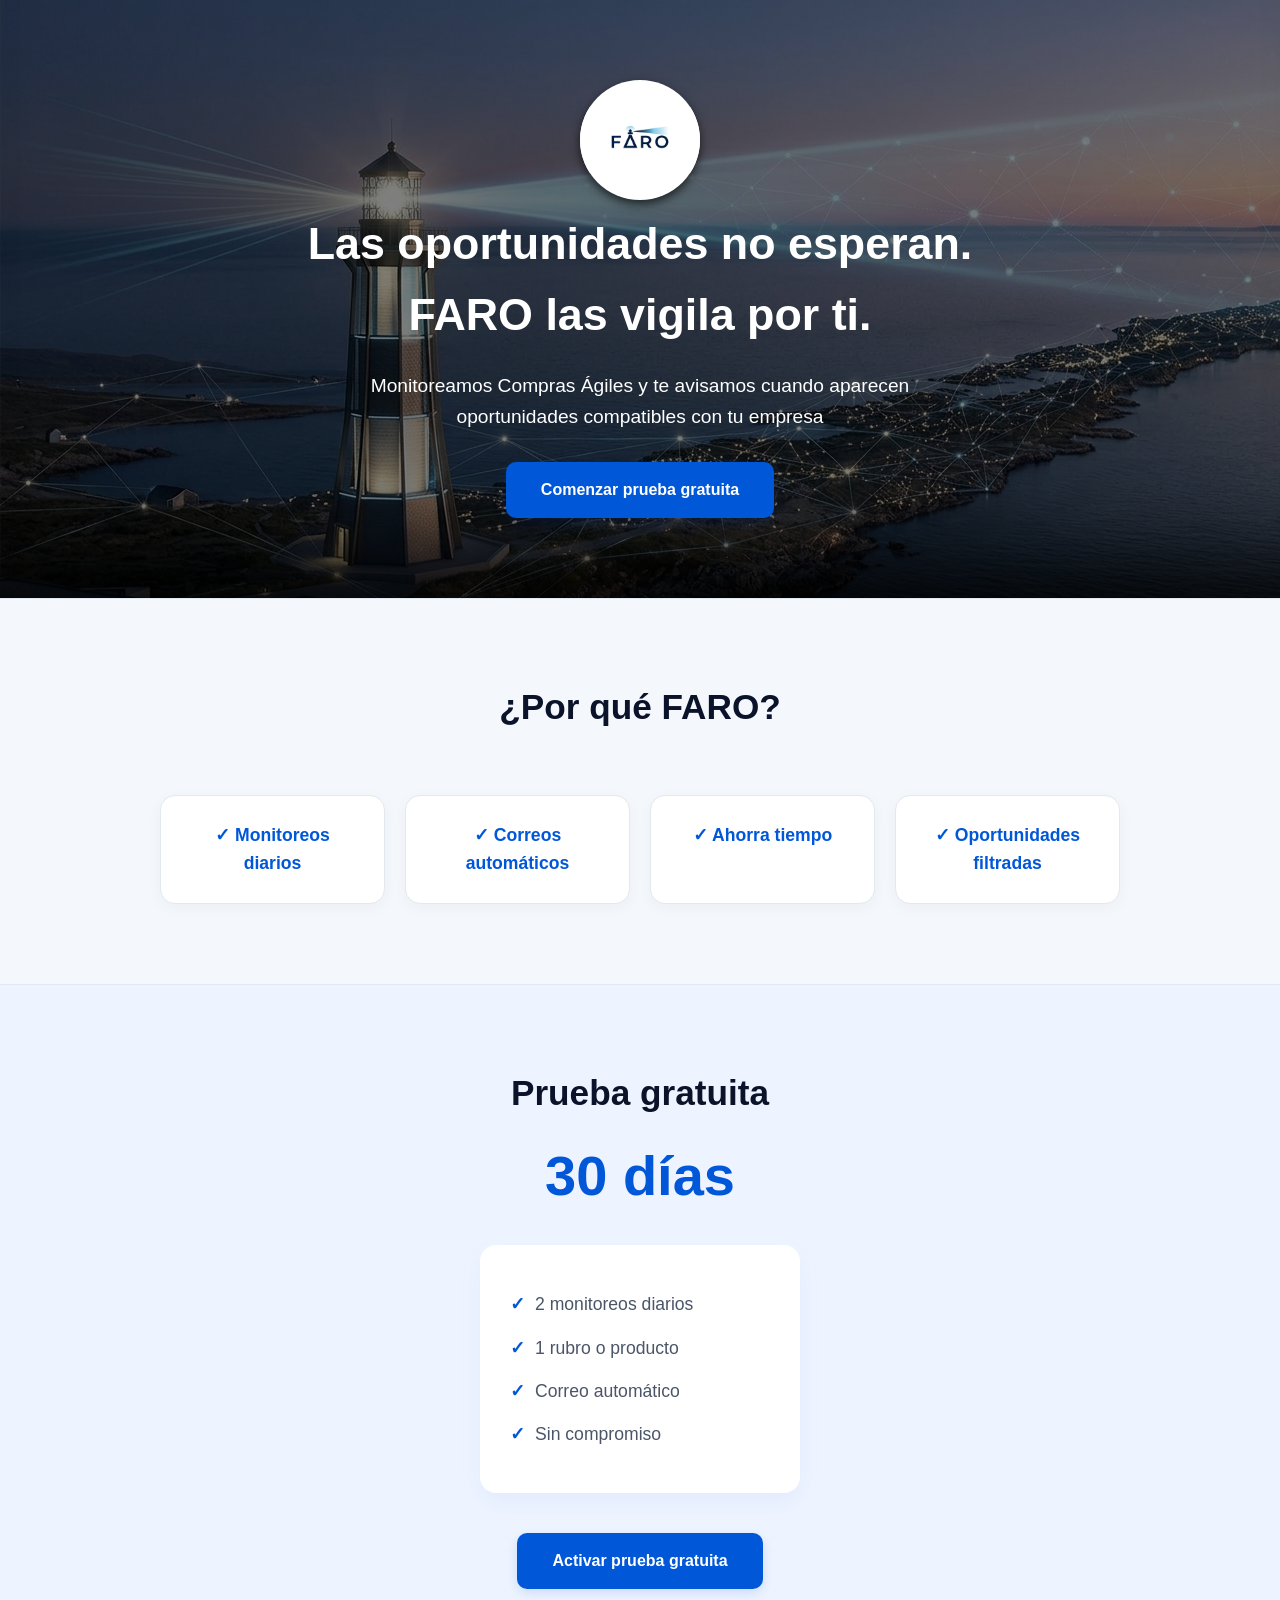
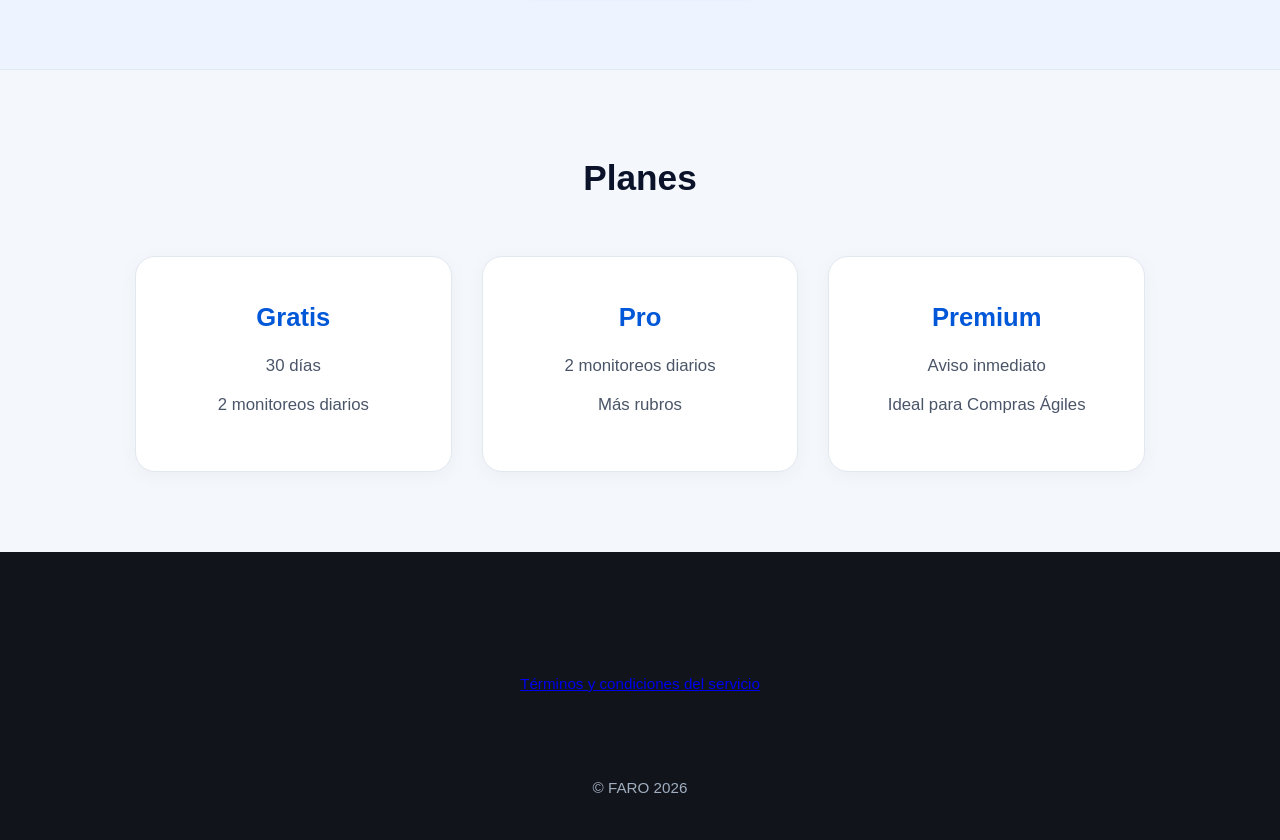
<file: index.html>
<!DOCTYPE html>
<html lang="es">

<head>
  <meta charset="UTF-8">
  <meta name="viewport" content="width=device-width, initial-scale=1">
  <title>FARO | Filtro y Análisis de Reales Oportunidades</title>
  <link rel="stylesheet" href="css/style.css">
  <link rel="icon" href="assets/favicon.ico">
</head>

<body>

  <header class="hero">
    
       <img src="img/logo.png" alt="FARO">
    
    <h1>
      Las oportunidades no esperan.<br>
      FARO las vigila por ti.
    </h1>
    <p>
      Monitoreamos Compras Ágiles y te avisamos cuando aparecen oportunidades compatibles con tu empresa
    </p>
    <a href="formulario.html" class="btn">Comenzar prueba gratuita</a>
  </header>

  <section class="beneficios">
    <h2>¿Por qué FARO?</h2>
    <div class="card">✓ Monitoreos diarios</div>
    <div class="card">✓ Correos automáticos</div>
    <div class="card">✓ Ahorra tiempo</div>
    <div class="card">✓ Oportunidades filtradas</div>
  </section>

  <section class="gratis">
    <h2>Prueba gratuita</h2>
    <h3>30 días</h3>
    <ul>
      <li>2 monitoreos diarios</li>
      <li>1 rubro o producto</li>
      <li>Correo automático</li>
      <li>Sin compromiso</li>
    </ul>
    <a href="formulario.html" class="btn">Activar prueba gratuita</a>
  </section>

  <section class="planes">
    <div>
      <h2>Planes</h2>
    </div>

    <div class="plan">
      <h3>Gratis</h3>
      <p>30 días</p>
      <p>2 monitoreos diarios</p>
    </div>

    <div class="plan">
      <h3>Pro</h3>
      <p>2 monitoreos diarios</p>
      <p>Más rubros</p>
    </div>

    <div class="plan">
      <h3>Premium</h3>
      <p>Aviso inmediato</p>
      <p>Ideal para Compras Ágiles</p>
    </div>
  </section>

  <footer>
  <div class="planes">
  <p><a href="tyc.html">Términos y condiciones del servicio</a></p>
  </div>
    
    <p>© FARO 2026</p>
  </footer>

</body>
</html>
</file>
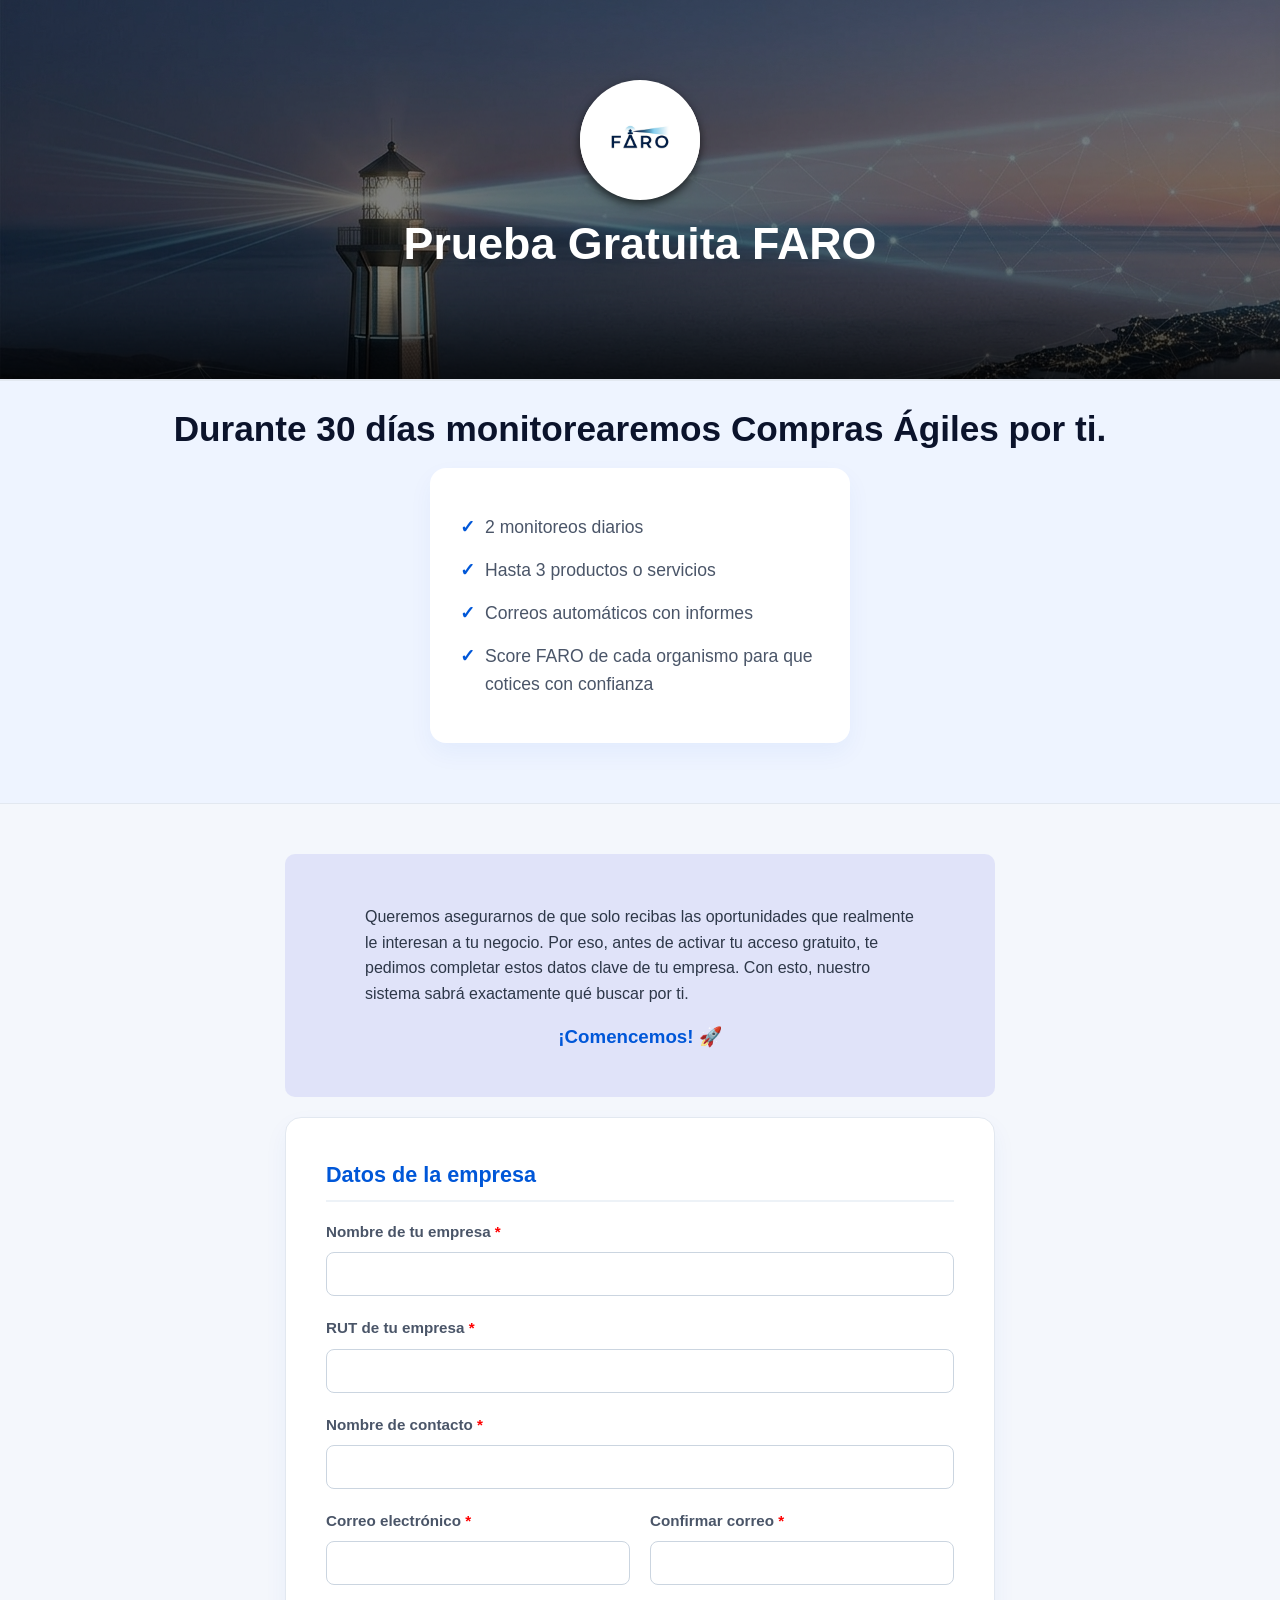
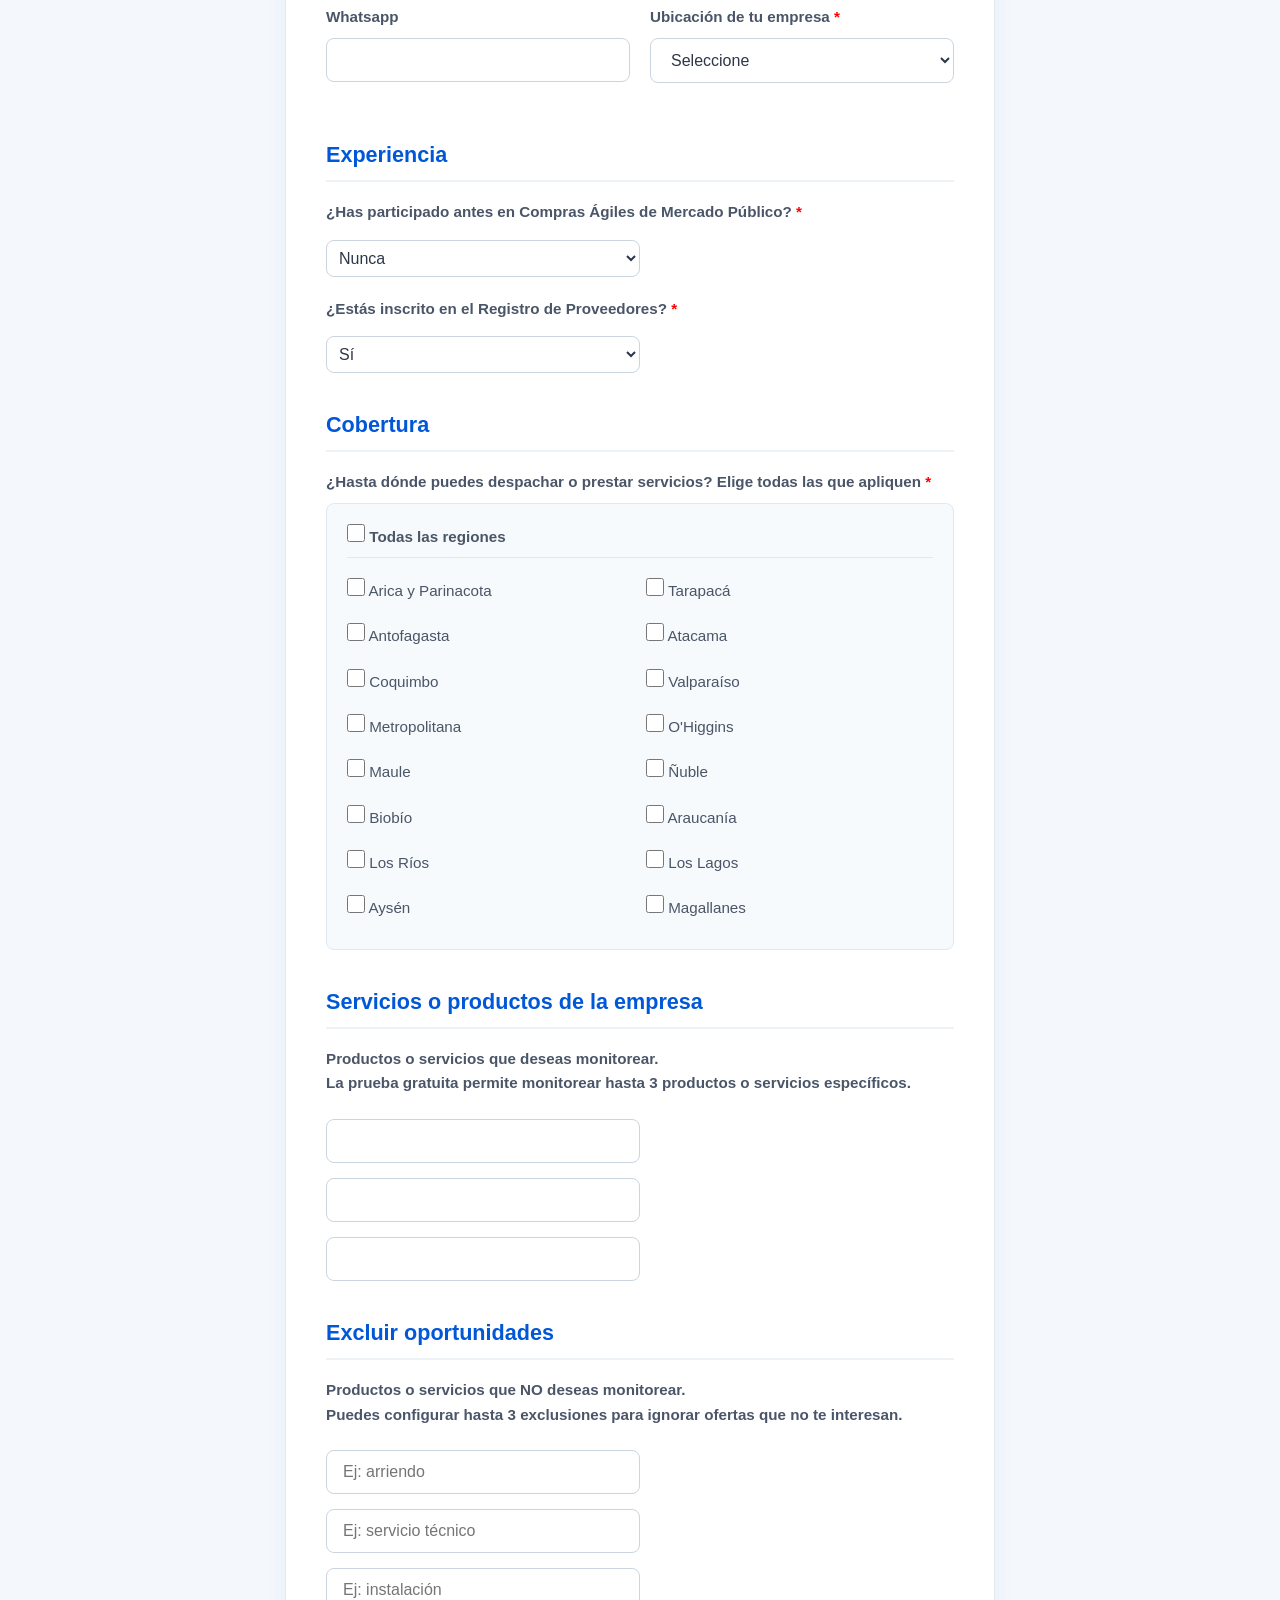
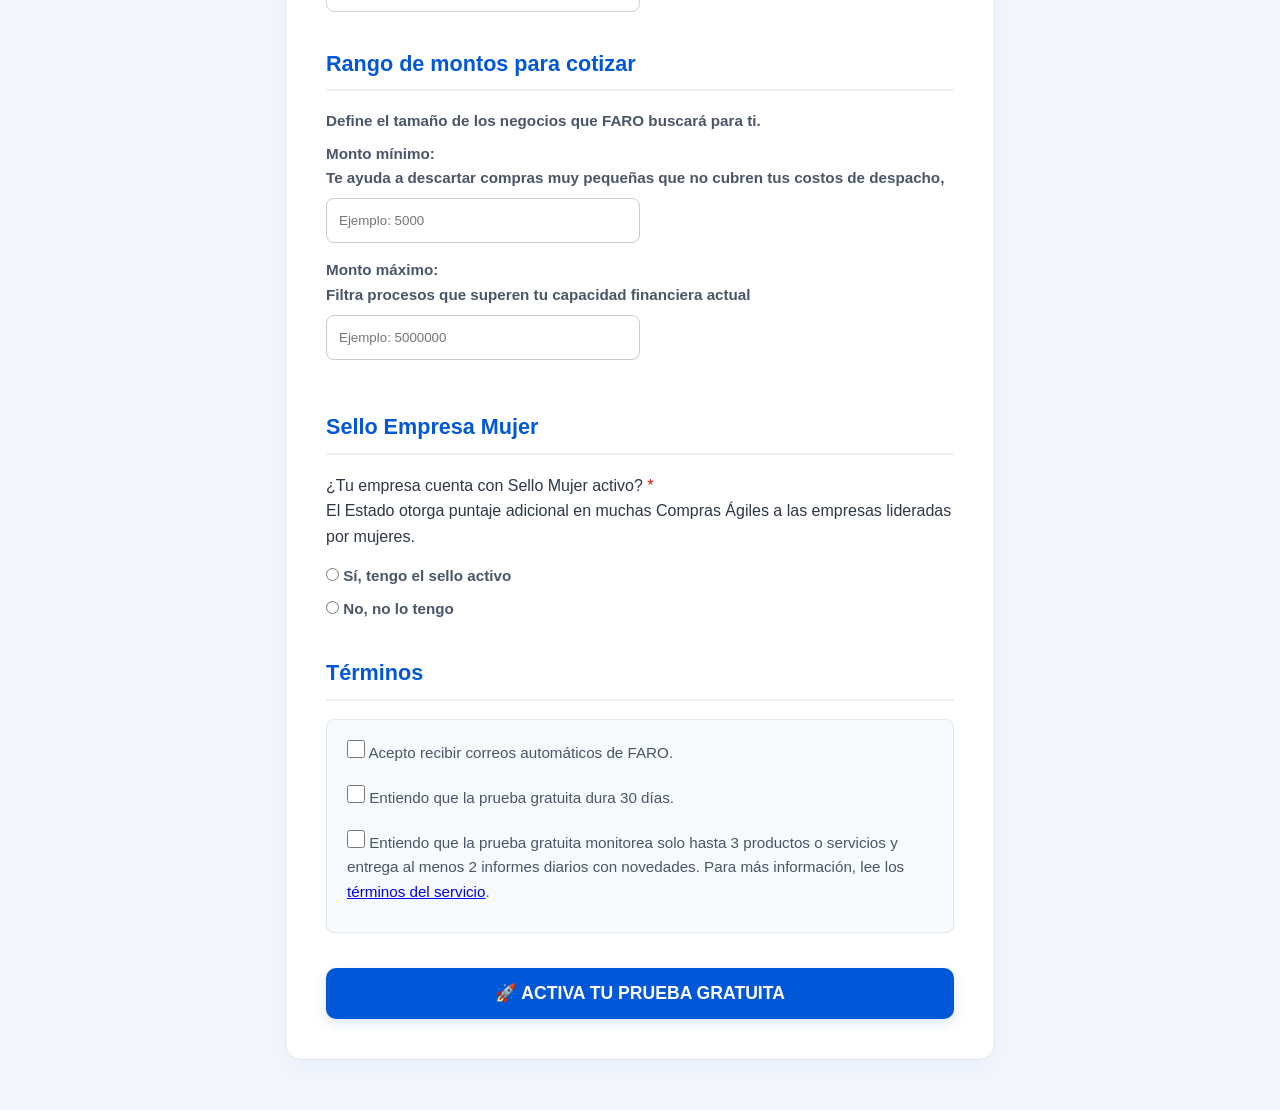
<file: formulario.html>
<!DOCTYPE html>
<html lang="es">

<head>
  <meta charset="UTF-8">
  <meta name="viewport" content="width=device-width, initial-scale=1">
  <title>FARO | Prueba Gratuita</title>
  <link rel="stylesheet" href="css/style.css">
</head>

<body>
  <header class="hero">
    <a href="index.html"><img src="img/logo.webp" class="logo" alt="FARO"></a>
    <h1>Prueba Gratuita FARO</h1>
  </header>
    <section class="gratis-form" style="padding:20px;">
      <h2>Durante 30 días monitorearemos Compras Ágiles por ti.</h2>
      <ul>
        <li> 2 monitoreos diarios</li>
        <li> Hasta 3 productos o servicios</li>
        <li> Correos automáticos con informes</li>        
        <li> Score FARO de cada organismo para que cotices con confianza</li>
      </ul>
    </section>
  

  <section class="formulario">
    <div class="para">
    <p>
    Queremos asegurarnos de que solo recibas las oportunidades que realmente le interesan a tu negocio. 
    Por eso, antes de activar tu acceso gratuito, te pedimos completar estos datos clave de tu empresa. 
    Con esto, nuestro sistema sabrá exactamente qué buscar por ti. 
    <h3 style="text-align:center; color:#0057d8; padding:15px">¡Comencemos! 🚀</h3>
    </p>
    </div>
    <form id="clienteForm">

      <h2>Datos de la empresa</h2>

      <div class="form-group">
        <label for="empresa" class="campo-requerido" title="Campo obligatorio">Nombre de tu empresa</label>
        <input type="text" id="empresa" required>
      </div>

      <div class="form-group">
        <label for="rut_empresa" class="campo-requerido" title="Campo obligatorio">RUT de tu empresa</label>
        <input type="text" id="rut_empresa" required>
      </div>

      <div class="form-group">
        <label for="contacto" class="campo-requerido" title="Campo obligatorio">Nombre de contacto</label>
        <input type="text" id="contacto">
      </div>

      <div class="segundo_apellido">
        <label for="contacto">Segundo apellido</label>
        <input type="text" id="segundo_apellido">
      </div>

      <div class="form-group-row">
        <div class="form-group">
          <label for="correo" class="campo-requerido" title="Campo obligatorio">Correo electrónico</label>
          <input type="email" id="correo" required>
        </div>
        
        <div class="form-group">
          <label for="correo2" class="campo-requerido" title="Campo obligatorio">Confirmar correo</label>
          <input type="email" id="correo2" required>
        </div>
      </div>

      <div class="form-group-row">
        <div class="form-group">
          <label for="whatsapp">Whatsapp</label>
          <input type="text" id="whatsapp">
        </div>
        <div class="form-group">
          <label for="region" class="campo-requerido" title="Campo obligatorio">Ubicación de tu empresa</label>
          <select id="region" required>
            <option value="">Seleccione</option>
            <option>Arica y Parinacota</option>
            <option>Tarapacá</option>
            <option>Antofagasta</option>
            <option>Atacama</option>
            <option>Coquimbo</option>
            <option>Valparaíso</option>
            <option>Metropolitana</option>
            <option>O'Higgins</option>
            <option>Maule</option>
            <option>Ñuble</option>
            <option>Biobío</option>
            <option>Araucanía</option>
            <option>Los Ríos</option>
            <option>Los Lagos</option>
            <option>Aysén</option>
            <option>Magallanes</option>
          </select>
        </div>
      </div>

      <h2>Experiencia</h2>

      <div class="form-group">
        <label for="experiencia" class="campo-requerido" title="Campo obligatorio">¿Has participado antes en Compras Ágiles de Mercado Público?</label>
        <select id="experiencia" style="margin: 15px 0 0 0; width: 50%; display: block; padding: 8px;">
          <option>Nunca</option>
          <option>Sí, ocasionalmente</option>
          <option>Sí, frecuentemente</option>
        </select>
      </div>

<div class="form-group">
  <label for="inscrito" class="campo-requerido" title="Campo obligatorio">¿Estás inscrito en el Registro de Proveedores?</label>
  <!-- Aplicamos el margen, el 50% de ancho y display block para ordenar el flujo -->
  <select id="inscrito" style="margin: 15px 0 0 0; width: 50%; display: block; padding: 8px;">
    <option value="SI">Sí</option>
    <option value="NO">No</option>
    <option value="NO_SE">No estoy segura/o</option>
  </select>
</div>

      <h2>Cobertura</h2>
      <label class="campo-requerido" title="Campo obligatorio">
        ¿Hasta dónde puedes despachar o prestar servicios? 
        Elige todas las que apliquen
      </label>
      
      <div id="cobertura" class="checkbox-grid">
        <label class="checkbox-label full-width">
          <input type="checkbox" id="todas-regiones"> <strong>Todas las regiones</strong>
        </label>
        <label class="checkbox-label"><input type="checkbox" class="region" value="15"> Arica y Parinacota</label>
        <label class="checkbox-label"><input type="checkbox" class="region" value="1"> Tarapacá</label>
        <label class="checkbox-label"><input type="checkbox" class="region" value="2"> Antofagasta</label>
        <label class="checkbox-label"><input type="checkbox" class="region" value="3"> Atacama</label>
        <label class="checkbox-label"><input type="checkbox" class="region" value="4"> Coquimbo</label>
        <label class="checkbox-label"><input type="checkbox" class="region" value="5"> Valparaíso</label>
        <label class="checkbox-label"><input type="checkbox" class="region" value="13"> Metropolitana</label>
        <label class="checkbox-label"><input type="checkbox" class="region" value="6"> O'Higgins</label>
        <label class="checkbox-label"><input type="checkbox" class="region" value="7"> Maule</label>
        <label class="checkbox-label"><input type="checkbox" class="region" value="16"> Ñuble</label>
        <label class="checkbox-label"><input type="checkbox" class="region" value="8"> Biobío</label>
        <label class="checkbox-label"><input type="checkbox" class="region" value="9"> Araucanía</label>
        <label class="checkbox-label"><input type="checkbox" class="region" value="14"> Los Ríos</label>
        <label class="checkbox-label"><input type="checkbox" class="region" value="10"> Los Lagos</label>
        <label class="checkbox-label"><input type="checkbox" class="region" value="11"> Aysén</label>
        <label class="checkbox-label"><input type="checkbox" class="region" value="12"> Magallanes</label>
      </div>

      <h2>Servicios o productos de la empresa</h2>
      <label class="form-help" title="Campo obligatorio">
        <p>Productos o servicios que deseas monitorear.</p>
        <p>La prueba gratuita permite monitorear <strong>hasta 3 productos o servicios específicos.</strong></p>
      </label>
      <div class="form-group">
          <input id="prod_1" style="margin:15px 0 0 0; width:50%;" type="text" class="campo-requerido">
          <input id="prod_2" style="margin:15px 0 0 0; width:50%;" type="text" class="campo-requerido">
          <input id="prod_3" style="margin:15px 0 0 0; width:50%;" type="text" class="campo-requerido">
      </div>


      <h2>Excluir oportunidades</h2>
    <label class="form-help" title="Campo opcional">
      <p>Productos o servicios que NO deseas monitorear.</p>
      <p>Puedes configurar <strong>hasta 3 exclusiones</strong> para ignorar ofertas que no te interesan.</p>
    </label>
    <div class="form-group">
      <!-- Tres casillas limpias con IDs únicos -->
      <input id="exc_1" style="margin:15px 0 0 0; width:50%;" type="text" placeholder="Ej: arriendo">
      <input id="exc_2" style="margin:15px 0 0 0; width:50%;" type="text" placeholder="Ej: servicio técnico">
      <input id="exc_3" style="margin:15px 0 0 0; width:50%;" type="text" placeholder="Ej: instalación">
    </div>

      
      <h2>Rango de montos para cotizar</h2>
      <label class="form-help" title="Campo obligatorio">
        <p>Define el tamaño de los negocios que FARO buscará para ti. </p>
      </label>
      <div class="form-group">
          <label class="form-help" title="Campo obligatorio">
            <p><strong>Monto mínimo:</strong></p>
            <p>Te ayuda a descartar compras muy pequeñas que no cubren tus costos de despacho, </p>
          </label>
          <input id="monto_min" type="number" style="margin:0 0 15px 0; width:50%; height:45px; border-radius: 8px; border: 1px solid #ccc; padding: 0 12px; box-sizing: border-box;" type="text" class="campo-requerido" required="" placeholder="Ejemplo: 5000">
          <label class="form-help" title="Campo obligatorio">
            <p><strong>Monto máximo:</strong></p> 
            <p>Filtra procesos que superen tu capacidad financiera actual</p>
          </label>
          <input id="monto_max" type="number" style="margin:0 0 15px 0; width:50%; height:45px; border-radius: 8px; border: 1px solid #ccc; padding: 0 12px; box-sizing: border-box;" type="text" class="campo-requerido" required="" placeholder="Ejemplo: 5000000">        
      </div>      

   <h2>Sello Empresa Mujer</h2>
    <p>¿Tu empresa cuenta con Sello Mujer activo? <span style="color: red;">*</span></p>
    <p>El Estado otorga puntaje adicional en muchas Compras Ágiles a las empresas lideradas por mujeres.</p>  
    <div class="form-group" style="margin:15px 0 0 0;">
        <label>
            <!-- Al ponerle 'required', el navegador obliga a marcar uno de los dos -->
            <input type="radio" name="Sello_Mujer" value="SI" required> 
            <span>Sí, tengo el sello activo</span>
        </label>     
        <label>
            <input type="radio" name="Sello_Mujer" value="NO"> 
            <span>No, no lo tengo</span>
        </label>
    </div>
      
      <!-- <div class="form-group">
        <textarea id="productos-servicios" rows="4" placeholder="Ejemplo:&#10;instalacion de sistema CCTV&#10;guantes quirurgicos&#10;banqueteria y catering"></textarea>
      </div>
      -->
      
      <!-- <h2>Servicios o productos de la empresa</h2>
      <label class="form-help" title="Campo obligatorio">
        La prueba gratuita permite monitorear <strong>solo 2 rubros generales, productos o servicios.</strong>
      </label>
      <div class="form-group">
        <input type="text" id="buscar" placeholder="Buscar producto o servicio...">
        <div id="resultados"></div>
        <div id="seleccionados"></div>
      </div> -->

     <!-- <h2>Tipo de oportunidades</h2>
       <div class="checkbox-group">
        <label class="checkbox-label"><input type="checkbox" checked id="licitaciones"> Licitaciones Públicas</label>
        <label class="checkbox-label"><input type="checkbox" checked id="compras"> Compras Ágiles</label>
        <label class="checkbox-label"><input type="checkbox" checked id="convenio"> Convenio Marco</label>
        <label class="checkbox-label"><input type="checkbox" checked id="trato"> Trato Directo</label>
      </div> -->

      <h2>Términos</h2>
      <div class="checkbox-group font-small">
        <label class="checkbox-label" required class="campo-requerido" title="Campo obligatorio"><input type="checkbox" required> Acepto recibir correos automáticos de FARO.</label>
        <label class="checkbox-label" required class="campo-requerido" title="Campo obligatorio"><input type="checkbox" required> Entiendo que la prueba gratuita dura 30 días.</label>
        <label class="checkbox-label" required class="campo-requerido" title="Campo obligatorio"><input type="checkbox" required> Entiendo que la prueba gratuita monitorea solo hasta 3 productos o servicios y entrega al menos 2 informes diarios con novedades. Para más información, lee los <a href="tyc.html" target="_blank" rel="noopener noreferrer"> términos del servicio</a>.</label>
      </div>

      <button type="submit" class="btn btn-submit">🚀 ACTIVA TU PRUEBA GRATUITA</button>
    </form>
  </section>

  <script src="js/formulario.js"></script>
</body>

</html>
</file>
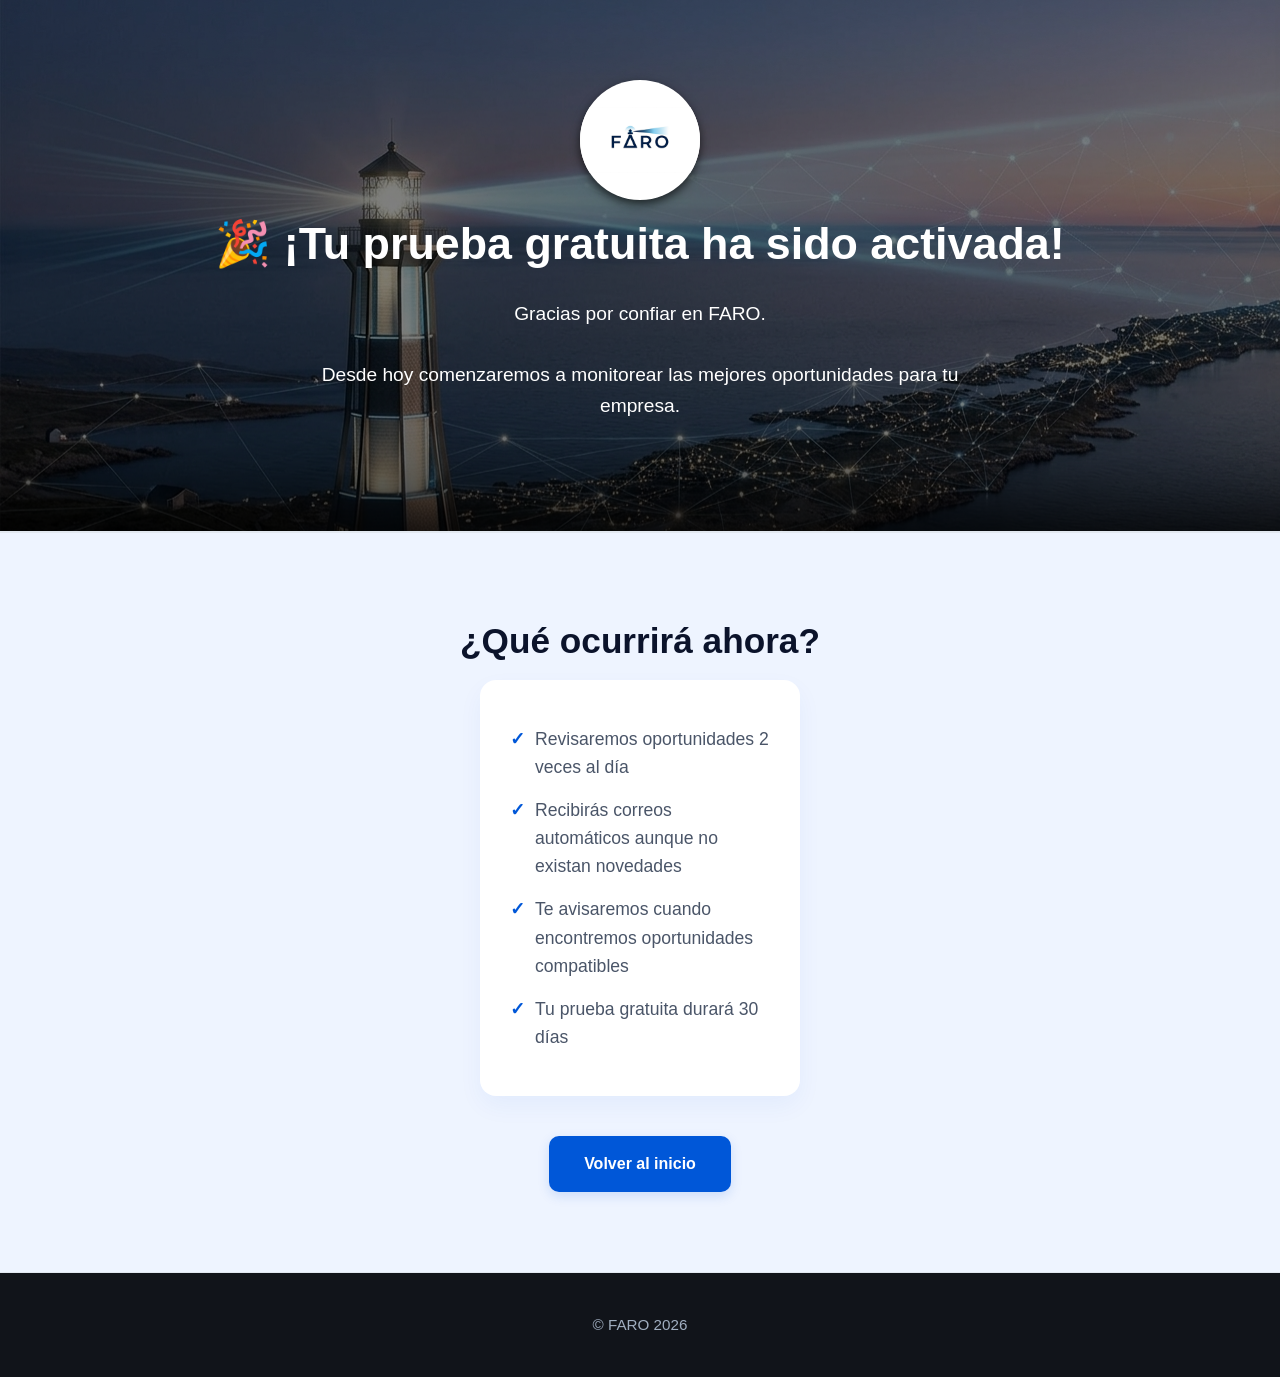
<file: gracias.html>
<!DOCTYPE html>
<html lang="es">

<head>
<meta charset="UTF-8">
<meta name="viewport" content="width=device-width, initial-scale=1">
<title>
FARO | Registro completado
</title>
<link rel="stylesheet" href="css/style.css">
</head>

<body>

<header class="hero">
<a href="https://mgarcia1306.github.io/faro-web/index.html"><img src="img/logo.png" class="logo" alt="FARO"></a>
<h1>
🎉 ¡Tu prueba gratuita ha sido activada!
</h1>
<p>
Gracias por confiar en FARO.
</p>
<p>
Desde hoy comenzaremos a monitorear las mejores oportunidades para tu empresa.
</p>
</header>

<section class="gratis">
<h2>
¿Qué ocurrirá ahora?
</h2>
<ul>
<li>
Revisaremos oportunidades 2 veces al día
</li>
<li>
Recibirás correos automáticos aunque no existan novedades
</li>
<li>
Te avisaremos cuando encontremos oportunidades compatibles
</li>
<li>
Tu prueba gratuita durará 30 días
</li>
</ul>
<a href="index.html" class="btn">
Volver al inicio
</a>
</section>

<footer>
<p>
© FARO 2026
</p>
</footer>

</body>

</html>
</file>
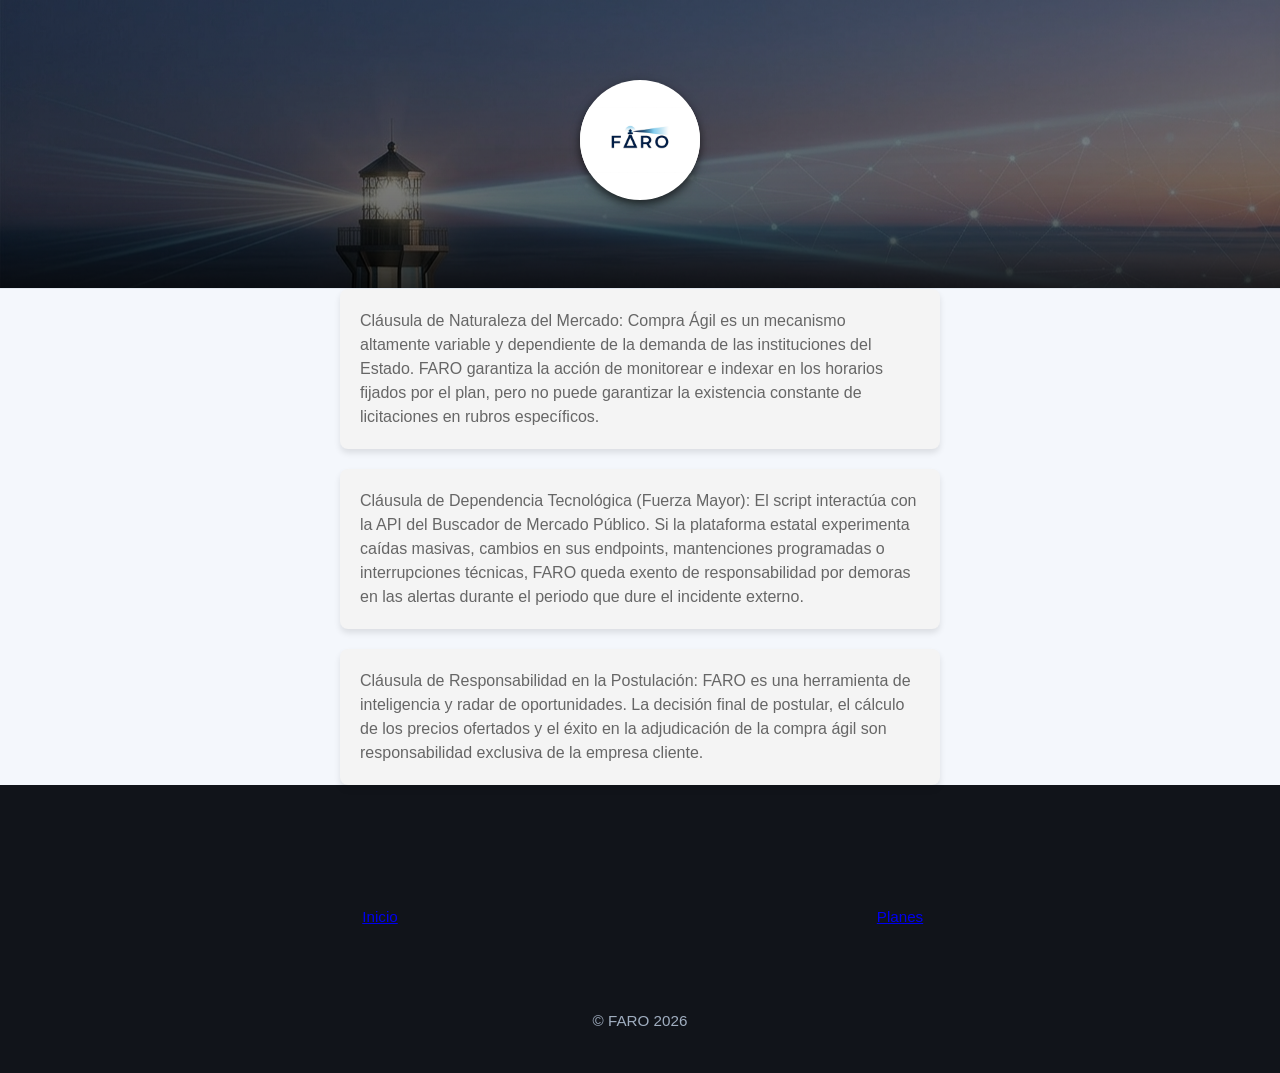
<file: tyc.html>
<!DOCTYPE html>
<html lang="es">

<head>
  <meta charset="UTF-8">
  <meta name="viewport" content="width=device-width, initial-scale=1">
  <title>FARO | Filtro y Análisis de Reales Oportunidades</title>
  <link rel="stylesheet" href="css/style.css">
  <link rel="icon" href="assets/favicon.ico">
</head>

<body>

  <header class="hero">
    <a href="index.html"><img src="img/logo.png" class="logo" alt="FARO"></a>
</header>
<div class="contenedor-apilado">
  <div class="bloque-texto"> 
  <p>Cláusula de Naturaleza del Mercado: Compra Ágil es un mecanismo altamente variable y dependiente de la demanda de las instituciones del Estado. FARO garantiza la acción de monitorear e indexar en los horarios fijados por el plan, pero no puede garantizar la existencia constante de licitaciones en rubros específicos.</p>
  </div>
  <div class="bloque-texto">   
  <p>Cláusula de Dependencia Tecnológica (Fuerza Mayor): El script interactúa con la API del Buscador de Mercado Público. Si la plataforma estatal experimenta caídas masivas, cambios en sus endpoints, mantenciones programadas o interrupciones técnicas, FARO queda exento de responsabilidad por demoras en las alertas durante el periodo que dure el incidente externo.</p>
  </div>
  <div class="bloque-texto"> 
  <p>Cláusula de Responsabilidad en la Postulación: FARO es una herramienta de inteligencia y radar de oportunidades. La decisión final de postular, el cálculo de los precios ofertados y el éxito en la adjudicación de la compra ágil son responsabilidad exclusiva de la empresa cliente.</p>
  </div>
</div>

  <footer>
  <div class="planes">
  <p><a href="index.html">Inicio</a></p>
  <p><a href="planes.html">Planes</a></p>
  </div>
    
    <p>© FARO 2026</p>
  </footer>

</body>
</html>
</file>
<file: css/style.css>
/* ==========================================================================
   ESTILOS GENERALES 
   ========================================================================== */
* {
    margin: 0;
    padding: 0;
    box-sizing: border-box;
}

body {
    font-family: 'Segoe UI', Arial, Helvetica, sans-serif;
    background: #f4f7fc;
    color: #2d3748;
    line-height: 1.6;
}

/* ==========================================================================
   HERO (COMPARTIDO)
   ========================================================================== */
.hero {
    text-align: center;
    padding: 80px 20px;
    background-image: linear-gradient(rgba(0, 0, 0, 0.5), rgba(0, 0, 0, 0.5)), url("../img/hero_bg.png");
    border-bottom: 1px solid #e2e8f0;
    box-shadow: inset 0 -120px 100px -100px rgba(0, 0, 0, 1);
}

.hero img {
    width: 120px;
    height: 120px;
    border-radius: 50%;
    overflow: hidden;
    object-fit: contain; 
    background-color: #fff;
    box-shadow: 0 4px 10px 0 rgba(0, 0, 0, 0.65);
}

.hero h1 {
    font-size: 2.8rem;
    color: #fff;
    margin-bottom: 20px;
    font-weight: 800;
}

.hero p {
    max-width: 650px;
    margin: 0 auto 30px auto;
    color: #fff;
    font-size: 1.2rem;
}

/* BOTONES GLOBAES */
.btn {
    display: inline-block;
    background: #0057d8;
    color: white;
    text-decoration: none;
    padding: 15px 35px;
    border-radius: 10px;
    font-weight: bold;
    font-size: 1rem;
    transition: all .3s ease;
    border: none;
    box-shadow: 0 4px 12px rgba(0, 87, 216, 0.15);
}

.btn:hover {
    background: #003f9e;
    transform: translateY(-2px);
    box-shadow: 0 6px 20px rgba(0, 87, 216, 0.25);
}

/* EFECTO DE HUNDIDO AL HACER CLICK */
.btn:active {
    transform: translateY(2px); /* Se mueve hacia abajo (estaba en -2px en hover) */
    box-shadow: 0 2px 6px rgba(0, 87, 216, 0.1); /* Sombra mucho más pequeña y sutil */
    transition: all 0.05s ease; /* Transición ultra rápida para que la respuesta física sea instantánea */
}

/* ==========================================================================
   LANDING PAGE (INDEX.HTML)
   ========================================================================== */

/* SECCIÓN BENEFICIOS */
.beneficios {
    max-width: 1000px;
    margin: 0 auto;
    padding: 80px 20px;
    display: grid;
    grid-template-columns: repeat(auto-fit, minmax(220px, 1fr));
    gap: 20px;
}

.beneficios h2 {
    grid-column: 1 / -1; /* Hace que el título ocupe todo el ancho */
    text-align: center;
    font-size: 2.2rem;
    color: #0b132b;
    margin-bottom: 40px;
}

.card {
    background: white;
    padding: 25px;
    border-radius: 15px;
    box-shadow: 0 4px 15px rgba(0,0,0,.04);
    text-align: center;
    font-size: 1.1rem;
    font-weight: 600;
    color: #0057d8; /* Color azul para destacar el check */
    border: 1px solid #e2e8f0;
}

/* SECCIÓN TYC */

.contenedor-apilado {
    display: flex;
    flex-direction: column; /* Apila los bloques verticalmente */
    gap: 20px; /* Espacio exacto entre cada bloque apilado */
    max-width: 600px; /* Ancho máximo del contenedor */
    margin: 0 auto; /* Centra el contenedor en la página */
}

.bloque-texto {
    background-color: #f4f4f4; /* Color de fondo del bloque */
    padding: 20px; /* Separación interna del texto respecto al borde */
    border-radius: 8px; /* Bordes redondeados */
    box-shadow: 0 4px 6px rgba(0, 0, 0, 0.1); /* Sutil sombra para dar profundidad */
}

.bloque-texto h3 {
    margin-top: 0;
    color: #333;
}

.bloque-texto p {
    color: #666;
    line-height: 1.5;
}



/* SECCIÓN PRUEBA GRATIS (INDEX) */
.gratis {
    text-align: center;
    background: #eef4ff;
    padding: 80px 20px;
    border-top: 1px solid #e2e8f0;
    border-bottom: 1px solid #e2e8f0;
}

.gratis h2 {
    font-size: 2.2rem;
    color: #0b132b;
    margin-bottom: 10px;
}

.gratis h3 {
    font-size: 3.5rem;
    color: #0057d8;
    margin-bottom: 25px;
    font-weight: 800;
}

.gratis ul {
    list-style: none;
    margin: 0 auto 40px auto;
    max-width: 320px;
    text-align: left;
    background: white;
    padding: 30px;
    border-radius: 16px;
    box-shadow: 0 10px 25px rgba(0, 87, 216, 0.05);
}

.gratis li {
    margin: 15px 0;
    font-size: 1.1rem;
    color: #4a5568;
    display: flex;
    align-items: flex-start;
    gap: 10px;
}

.gratis li::before {
    content: "✓";
    color: #0057d8;
    font-weight: bold;
}

.gratis-form {
    text-align: center;
    background: #eef4ff;
    padding: 80px 20px;
    border-top: 1px solid #e2e8f0;
    border-bottom: 1px solid #e2e8f0;
}

.gratis-form h2 {
    font-size: 2.2rem;
    color: #0b132b;
    margin-bottom: 10px;
}

.gratis-form h3 {
    font-size: 3.5rem;
    color: #0057d8;
    margin-bottom: 25px;
    font-weight: 800;
}

.gratis-form ul {
    list-style: none;
    margin: 0 auto 40px auto;
    max-width: 420px;
    text-align: left;
    background: white;
    padding: 30px;
    border-radius: 16px;
    box-shadow: 0 10px 25px rgba(0, 87, 216, 0.05);
}

.gratis-form li {
    margin: 15px 0;
    font-size: 1.1rem;
    color: #4a5568;
    display: flex;
    align-items: flex-start;
    gap: 10px;
}

.gratis-form li::before {
    content: "✓";
    color: #0057d8;
    font-weight: bold;
}

/* SECCIÓN PLANES */
.planes {
    max-width: 1050px;
    margin: 0 auto;
    padding: 80px 20px;
    display: grid;
    grid-template-columns: repeat(auto-fit, minmax(280px, 1fr));
    gap: 30px;
}

.planes > div:first-child {
    grid-column: 1 / -1; /* Centra el título "Planes" evitando que rompa la grilla */
    text-align: center;
    margin-bottom: 20px;
}

.planes h2 {
    font-size: 2.2rem;
    color: #0b132b;
}

.plan {
    background: white;
    padding: 40px 30px;
    border-radius: 20px;
    text-align: center;
    box-shadow: 0 4px 20px rgba(0,0,0,.04);
    border: 1px solid #e2e8f0;
    transition: transform 0.3s ease, box-shadow 0.3s ease;
}

.plan:hover {
    transform: translateY(-5px);
    box-shadow: 0 12px 30px rgba(0,0,0,.08);
}

.plan h3 {
    color: #0057d8;
    font-size: 1.6rem;
    margin-bottom: 15px;
}

.plan p {
    color: #4a5568;
    margin-bottom: 12px;
    font-size: 1.05rem;
}

/* FOOTER */
footer {
    background: #11141a;
    color: #a0aec0;
    text-align: center;
    padding: 40px 20px;
    font-size: 0.95rem;
}

/* ==========================================================================
   SECCIÓN FORMULARIO (FORMULARIO.HTML)
   ========================================================================== */
.formulario {
    max-width: 750px;
    margin: 0 auto;
    padding: 50px 20px;
}

.para {
   border-radius: 10px;
   padding: 50px 80px 30px 80px;
   background-color: #787ee529;
   margin-bottom: 20px;
}

/* Agrega el asterisco rojo y en negrita */
.campo-requerido::after {
  content: " *";
  color: red;
  font-weight: bold;
}

/* Opcional: Si quieres que el usuario sepa qué significa el asterisco, 
   puedes cambiar el cursor cuando pase por encima del label */
.campo-requerido {
  cursor: help;
}

#clienteForm {
    background: white;
    padding: 40px;
    border-radius: 16px;
    box-shadow: 0 10px 25px rgba(0, 87, 216, 0.05);
    border: 1px solid #e2e8f0;
}

#clienteForm h2 {
    font-size: 1.35rem;
    color: #0057d8;
    margin-top: 35px;
    margin-bottom: 18px;
    padding-bottom: 8px;
    border-bottom: 2px solid #edf2f7;
    text-align: left;
}

#clienteForm h2:first-of-type {
    margin-top: 0;
}

.form-group {
    margin-bottom: 20px;
}

.form-group-row {
    display: flex;
    gap: 20px;
}

.form-group-row .form-group {
    flex: 1;
}

#clienteForm label {
    display: block;
    font-weight: 600;
    margin-bottom: 8px;
    color: #4a5568;
    font-size: 0.95rem;
}

.segundo_apellido {
   display:none;
}

#clienteForm input[type="text"],
#clienteForm input[type="email"],
#clienteForm select,
#clienteForm textarea {
    width: 100%;
    padding: 12px 16px;
    border: 1.5px solid #cbd5e0;
    border-radius: 8px;
    font-size: 1rem;
    font-family: inherit;
    color: #2d3748;
    background-color: #fff;
    transition: all 0.3s ease;
}

#clienteForm input:focus,
#clienteForm select:focus,
#clienteForm textarea:focus {
    outline: none;
    border-color: #0057d8;
    box-shadow: 0 0 0 3px rgba(0, 87, 216, 0.15);
}

.form-help {
    font-size: 0.95rem;
    color: #718096;
    margin-bottom: 12px;
}

.checkbox-grid {
    display: grid;
    grid-template-columns: repeat(auto-fill, minmax(200px, 1fr));
    gap: 12px;
    background: #f7fafc;
    padding: 20px;
    border-radius: 8px;
    border: 1px solid #e2e8f0;
    margin-bottom: 20px;
}

.checkbox-group {
    display: flex;
    flex-direction: column;
    gap: 12px;
    background: #f7fafc;
    padding: 20px;
    border-radius: 8px;
    border: 1px solid #e2e8f0;
    margin-bottom: 20px;
}

.checkbox-label {
    display: flex;
    align-items: center;
    gap: 10px;
    font-weight: 500 !important;
    cursor: pointer;
    font-size: 0.95rem;
}

.checkbox-label input[type="checkbox"] {
    width: 18px;
    height: 18px;
    accent-color: #0057d8;
    cursor: pointer;
}

.full-width {
    grid-column: 1 / -1;
    border-bottom: 1px solid #e2e8f0;
    padding-bottom: 8px;
    margin-bottom: 4px;
}

.font-small .checkbox-label {
    font-size: 0.9rem;
}

.btn-submit {
    width: 100%;
    font-size: 1.1rem;
    margin-top: 15px;
    cursor: pointer;
}

/* ==========================================================================
   RESPONSIVE (DISPOSITIVOS MÓVILES)
   ========================================================================== */
@media(max-width: 768px) {
    .hero h1 {
        font-size: 2rem;
    }

    .hero p {
        font-size: 1rem;
    }

    .beneficios, .planes {
        grid-template-columns: 1fr;
        padding: 50px 20px;
    }

    #clienteForm {
        padding: 25px 20px;
    }

    .form-group-row {
        flex-direction: column;
        gap: 0;
    }

    .checkbox-grid {
        grid-template-columns: 1fr;
    }
}
</file>
